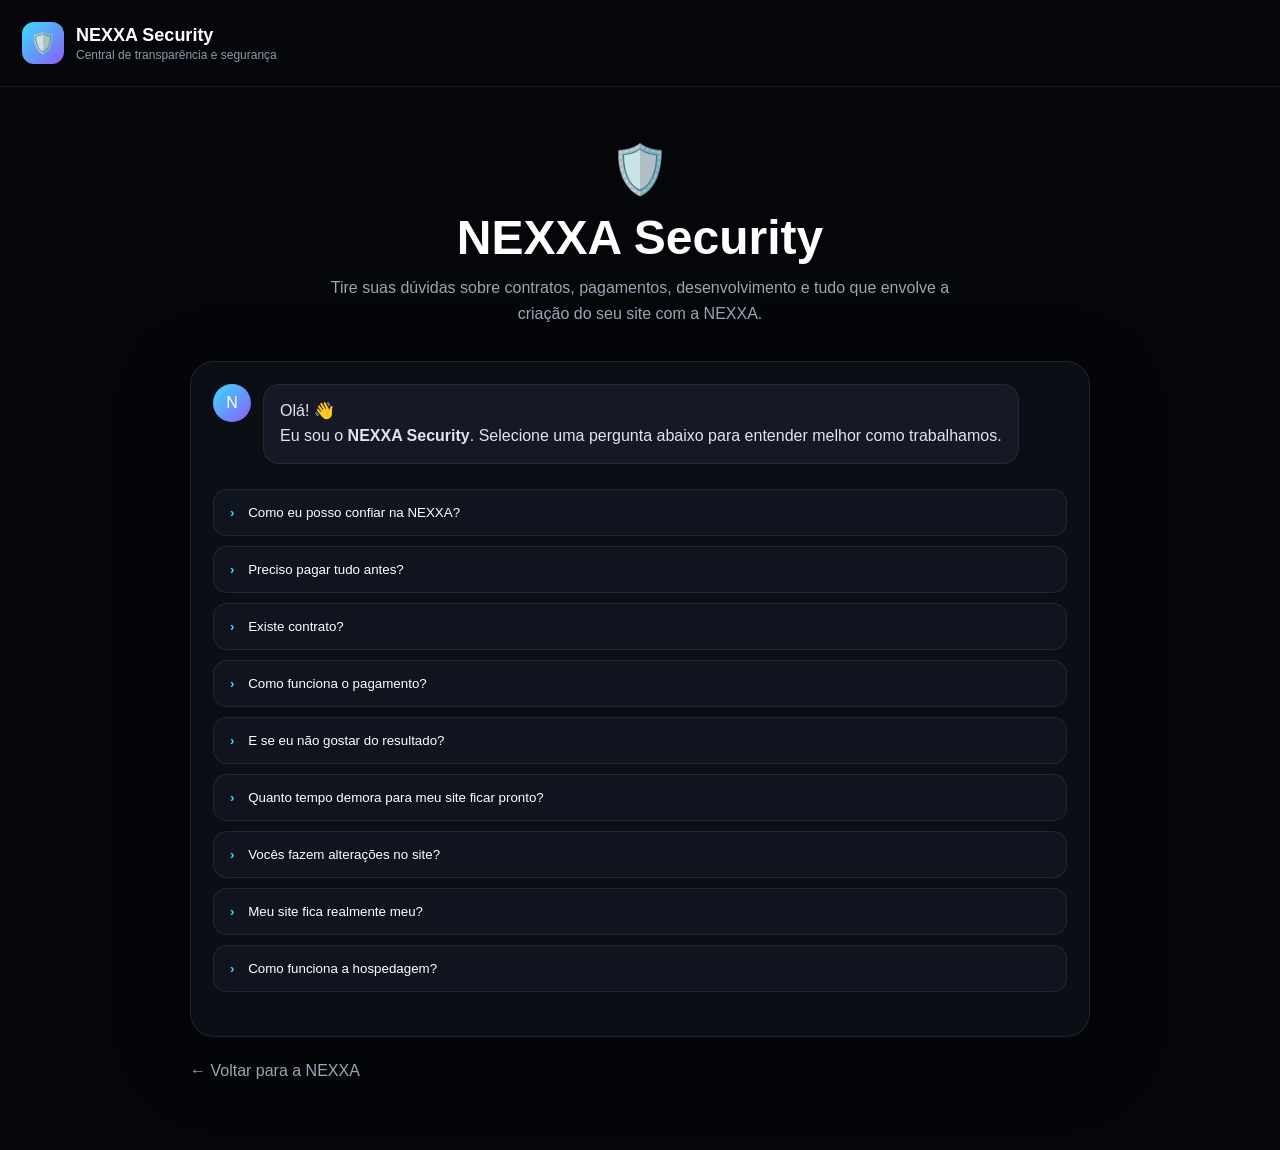
<file: security.html>
<!DOCTYPE html>
<html lang="pt-BR">
<head>
  <meta charset="UTF-8">
  <meta name="viewport" content="width=device-width, initial-scale=1.0">
  <title>NEXXA Security</title>

  <style>
    * {
      box-sizing: border-box;
    }

    body {
      margin: 0;
      font-family: Inter, Arial, sans-serif;
      background: #05060a;
      color: #fff;
      min-height: 100vh;
    }

    .security-header {
      padding: 22px;
      border-bottom: 1px solid rgba(255,255,255,.08);
      display: flex;
      align-items: center;
      gap: 12px;
    }

    .security-logo {
      width: 42px;
      height: 42px;
      border-radius: 12px;
      display: grid;
      place-items: center;
      background: linear-gradient(135deg,#39dcff,#8b5cf6);
      font-size: 21px;
    }

    .security-header strong {
      font-size: 18px;
    }

    .security-header span {
      display: block;
      color: #8d98aa;
      font-size: 12px;
      margin-top: 2px;
    }

    .security-container {
      width: min(900px, 92%);
      margin: 0 auto;
      padding: 55px 0 70px;
    }

    .intro {
      text-align: center;
      margin-bottom: 35px;
    }

    .intro .shield {
      font-size: 48px;
      margin-bottom: 12px;
    }

    .intro h1 {
      margin: 0 0 10px;
      font-size: clamp(30px, 6vw, 48px);
    }

    .intro p {
      margin: 0 auto;
      max-width: 620px;
      color: #9ba5b5;
      line-height: 1.6;
    }

    .chat {
      background: #0b0e15;
      border: 1px solid rgba(255,255,255,.09);
      border-radius: 24px;
      padding: 22px;
      box-shadow: 0 20px 70px rgba(0,0,0,.35);
    }

    .bot-message {
      display: flex;
      gap: 12px;
      margin-bottom: 25px;
    }

    .bot-icon {
      min-width: 38px;
      height: 38px;
      border-radius: 50%;
      display: grid;
      place-items: center;
      background: linear-gradient(135deg,#39dcff,#8b5cf6);
    }

    .message {
      background: #141925;
      border: 1px solid rgba(255,255,255,.07);
      border-radius: 16px;
      padding: 14px 16px;
      line-height: 1.55;
      color: #dfe5ef;
    }

    .questions {
      display: grid;
      gap: 10px;
    }

    .question {
      width: 100%;
      text-align: left;
      border: 1px solid rgba(255,255,255,.08);
      background: #10141e;
      color: #fff;
      padding: 15px 16px;
      border-radius: 14px;
      cursor: pointer;
      transition: .2s;
    }

    .question:hover {
      border-color: #39dcff;
      transform: translateY(-1px);
    }

    .question::before {
      content: "›";
      color: #39dcff;
      font-weight: bold;
      margin-right: 10px;
    }

    .conversation {
      margin-top: 22px;
      display: grid;
      gap: 14px;
    }

    .user-message {
      justify-self: end;
      max-width: 85%;
      background: linear-gradient(135deg,#146b91,#56359a);
      padding: 13px 16px;
      border-radius: 16px 16px 4px 16px;
      line-height: 1.5;
    }

    .answer {
      display: flex;
      gap: 10px;
      align-items: flex-start;
    }

    .answer .message {
      max-width: 85%;
    }

    .back {
      display: inline-block;
      margin-top: 25px;
      color: #9ba5b5;
      text-decoration: none;
    }

    .back:hover {
      color: #39dcff;
    }
  </style>
</head>

<body>

  <header class="security-header">
    <div class="security-logo">🛡️</div>

    <div>
      <strong>NEXXA Security</strong>
      <span>Central de transparência e segurança</span>
    </div>
  </header>

  <main class="security-container">

    <section class="intro">
      <div class="shield">🛡️</div>

      <h1>NEXXA Security</h1>

      <p>
        Tire suas dúvidas sobre contratos, pagamentos, desenvolvimento
        e tudo que envolve a criação do seu site com a NEXXA.
      </p>
    </section>

    <section class="chat">

      <div class="bot-message">
        <div class="bot-icon">N</div>

        <div class="message">
          Olá! 👋<br>
          Eu sou o <strong>NEXXA Security</strong>.
          Selecione uma pergunta abaixo para entender melhor
          como trabalhamos.
        </div>
      </div>

      <div class="questions">

        <button class="question" data-question="Como eu posso confiar na NEXXA?">
          Como eu posso confiar na NEXXA?
        </button>

        <button class="question" data-question="Preciso pagar tudo antes?">
          Preciso pagar tudo antes?
        </button>

        <button class="question" data-question="Existe contrato?">
          Existe contrato?
        </button>

        <button class="question" data-question="Como funciona o pagamento?">
          Como funciona o pagamento?
        </button>

        <button class="question" data-question="E se eu não gostar do resultado?">
          E se eu não gostar do resultado?
        </button>

        <button class="question" data-question="Quanto tempo demora para meu site ficar pronto?">
          Quanto tempo demora para meu site ficar pronto?
        </button>

        <button class="question" data-question="Vocês fazem alterações no site?">
          Vocês fazem alterações no site?
        </button>

        <button class="question" data-question="Meu site fica realmente meu?">
          Meu site fica realmente meu?
        </button>

        <button class="question" data-question="Como funciona a hospedagem?">
          Como funciona a hospedagem?
        </button>

      </div>

      <div id="conversation" class="conversation"></div>

    </section>

    <a href="index.html" class="back">← Voltar para a NEXXA</a>

  </main>

  <script>
    const answers = {

      "Como eu posso confiar na NEXXA?":
        "Você pode confiar porque trabalhamos com transparência em todas as etapas. O projeto é combinado com você, temos contrato e não pedimos o pagamento integral antes da conclusão do site.",

      "Preciso pagar tudo antes?":
        "Não. A proposta da NEXXA é trabalhar com um processo mais seguro para o cliente, evitando que você precise pagar todo o valor antes de o projeto ser concluído.",

      "Existe contrato?":
        "Sim. O contrato serve para deixar claro o que foi combinado, os valores, as etapas do projeto e as responsabilidades de cada lado.",

      "Como funciona o pagamento?":
        "O pagamento é combinado antes do início do projeto. A ideia é trabalhar com condições claras e seguras, sem exigir que o cliente pague todo o projeto antecipadamente.",

      "E se eu não gostar do resultado?":
        "Durante o desenvolvimento, você acompanha o projeto e pode solicitar os ajustes previstos no combinado. O objetivo é entregar um site alinhado ao que foi definido com você.",

      "Quanto tempo demora para meu site ficar pronto?":
        "O prazo depende do tamanho e da complexidade do projeto. Depois de entender o que você precisa, informamos uma estimativa de prazo antes de começar.",

      "Vocês fazem alterações no site?":
        "Sim. As alterações que fazem parte do projeto são combinadas previamente. Assim você sabe exatamente o que está incluído antes de começar.",

      "Meu site fica realmente meu?":
        "Sim. O projeto é desenvolvido para o seu negócio. Os detalhes sobre arquivos, domínio, hospedagem e eventuais serviços utilizados ficam definidos no contrato.",

      "Como funciona a hospedagem?":
        "A hospedagem é o serviço que mantém seu site disponível na internet. Podemos orientar você sobre a melhor opção para o projeto e deixar tudo definido antes da publicação."

    };

    const buttons = document.querySelectorAll(".question");
    const conversation = document.getElementById("conversation");

    buttons.forEach(button => {

      button.addEventListener("click", () => {

        const question = button.dataset.question;
        const answer = answers[question];

        const userMessage = document.createElement("div");
        userMessage.className = "user-message";
        userMessage.textContent = question;

        const answerBox = document.createElement("div");
        answerBox.className = "answer";

        answerBox.innerHTML = `
          <div class="bot-icon">N</div>
          <div class="message">${answer}</div>
        `;

        conversation.appendChild(userMessage);
        conversation.appendChild(answerBox);

        answerBox.scrollIntoView({
          behavior: "smooth",
          block: "center"
        });

      });

    });
  </script>

</body>
</html>
</file>
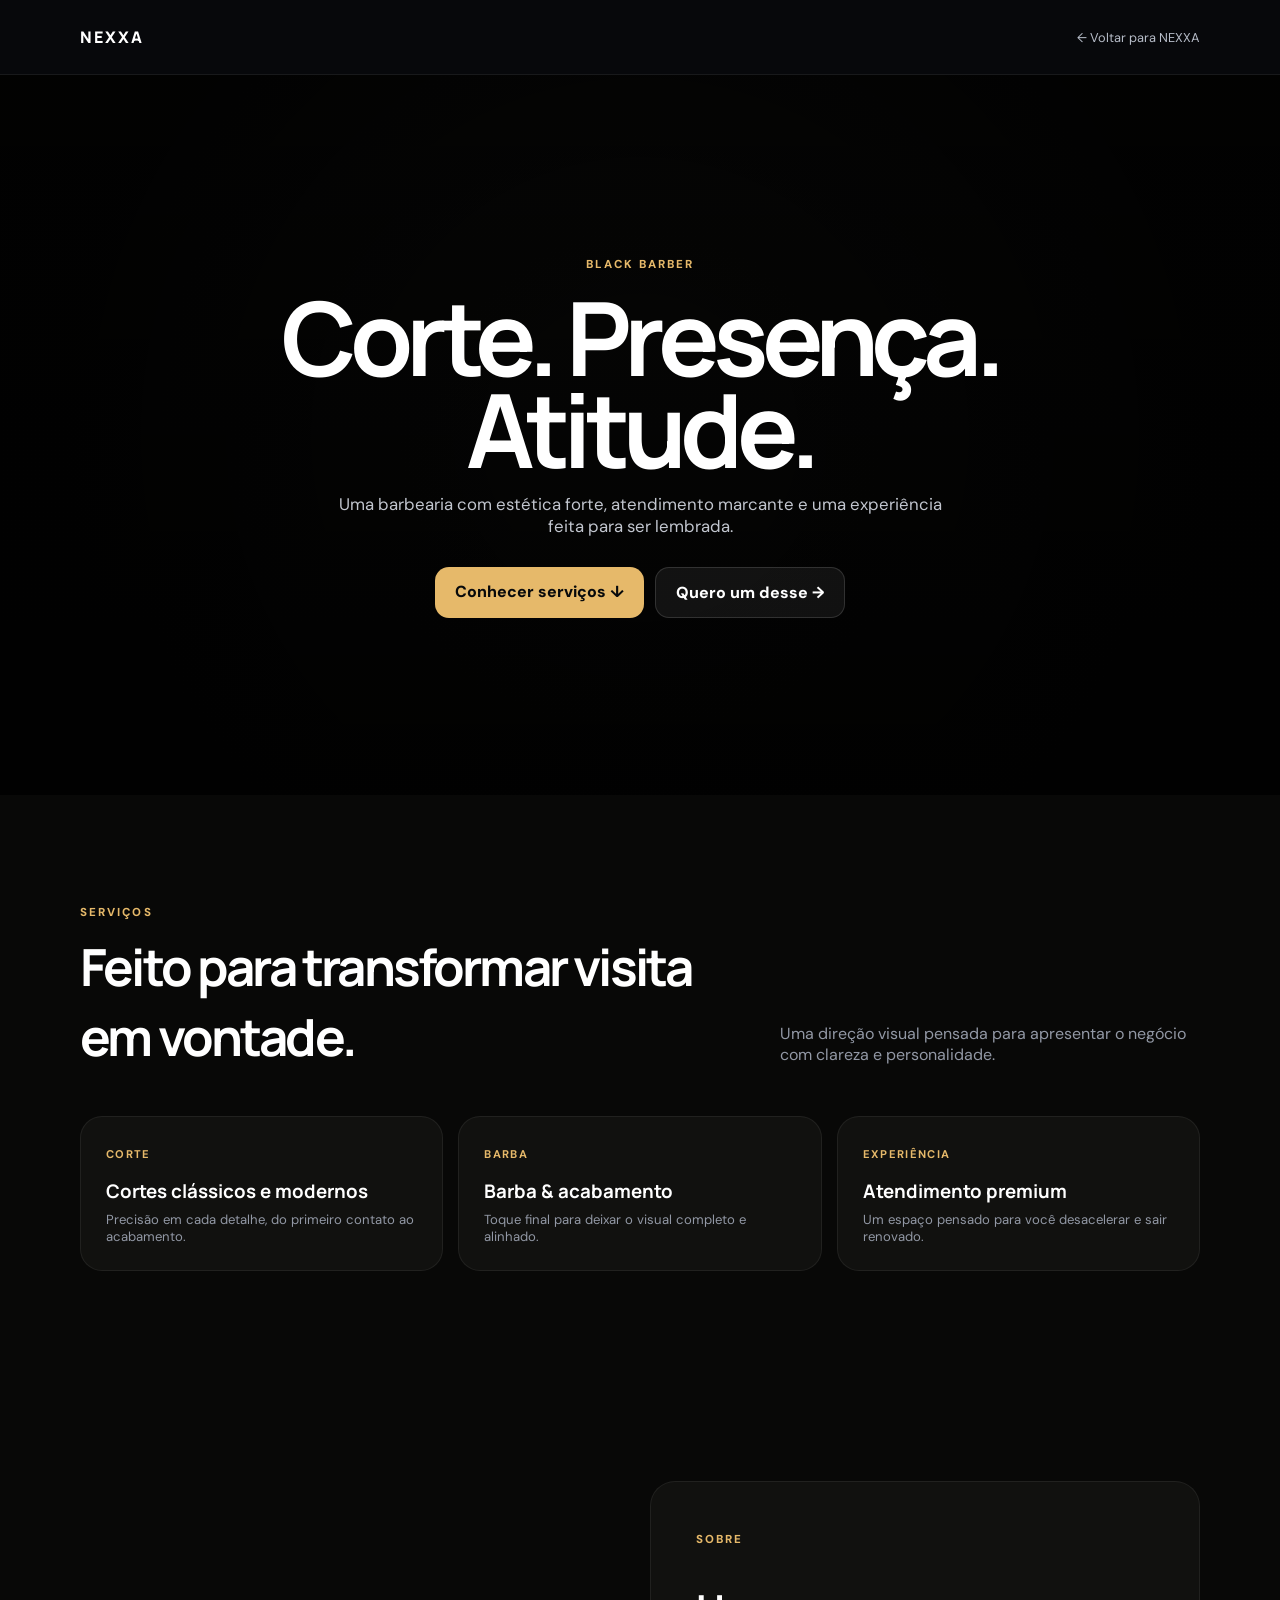
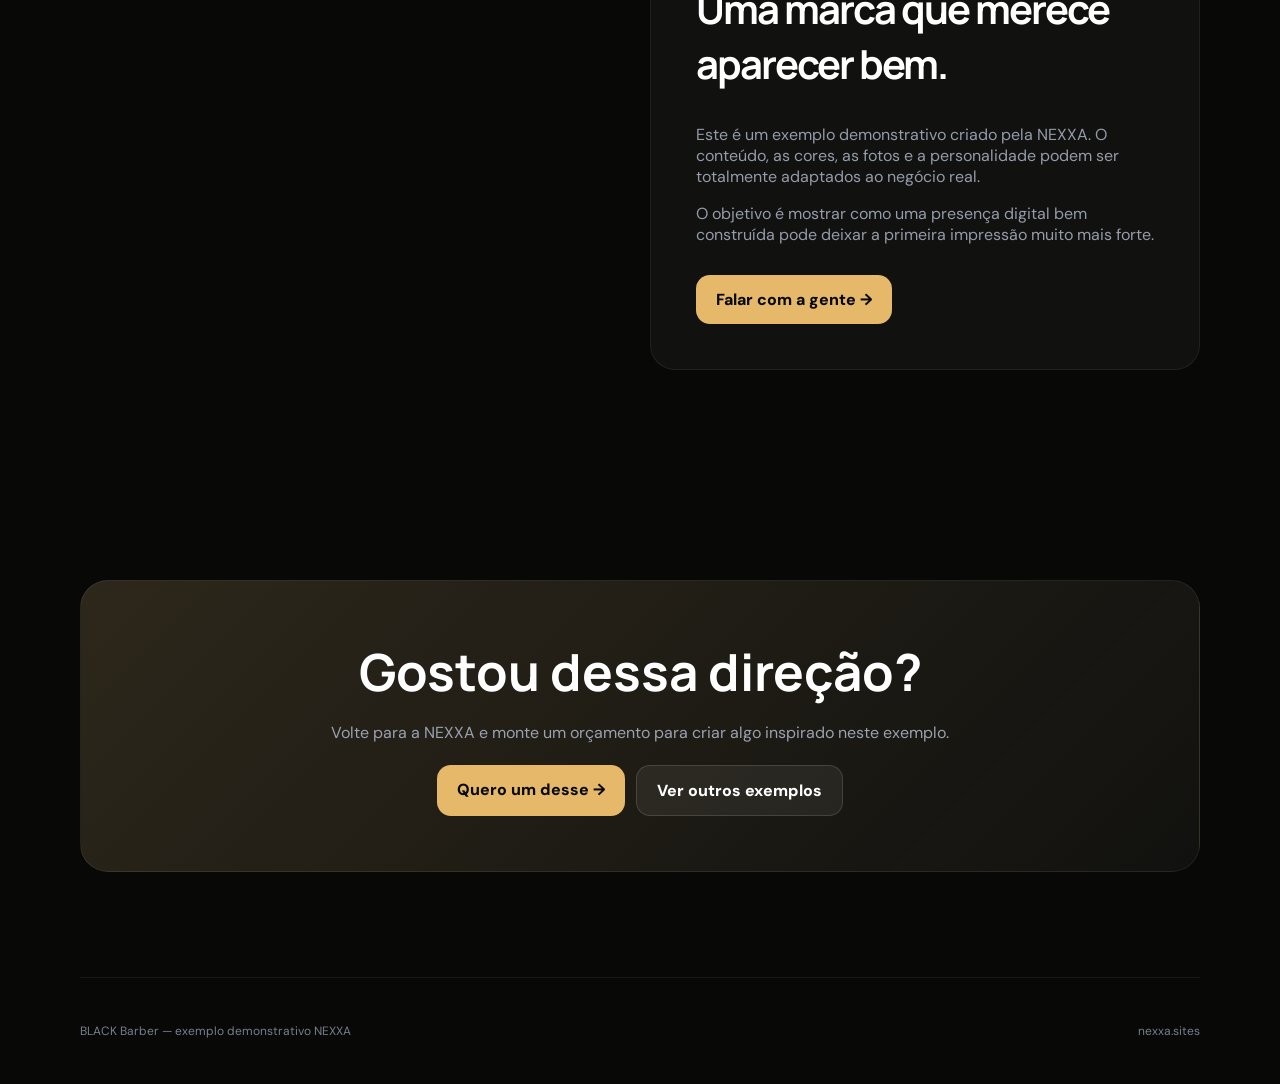
<file: exemplos/barbearia.html>
<!doctype html>
<html lang="pt-BR">
<head><meta charset="utf-8"><meta name="viewport" content="width=device-width,initial-scale=1"><title>BLACK Barber — Exemplo NEXXA</title>
<style>
@import url('https://fonts.googleapis.com/css2?family=DM+Sans:wght@400;500;600;700&family=Manrope:wght@700;800&display=swap');
*{box-sizing:border-box}html{scroll-behavior:smooth}body{margin:0;background:#080807;color:#fff;font-family:"DM Sans",Arial,sans-serif}a{text-decoration:none;color:inherit}.wrap{width:min(1120px,92%);margin:auto}
header{position:sticky;top:0;z-index:20;background:#08090dcc;backdrop-filter:blur(16px);border-bottom:1px solid #fff1}header .wrap{height:74px;display:flex;align-items:center;justify-content:space-between}.brand{font-family:Manrope;letter-spacing:.13em;font-weight:800}.back{color:#b7bdc9;font-size:.8rem}.back:hover{color:#fff}
.hero{min-height:720px;display:grid;place-items:center;text-align:center;position:relative;overflow:hidden;background:linear-gradient(180deg,#0004,#000b),url("https://images.unsplash.com/photo-1503951914875-452162b0f3f1?auto=format&fit=crop&w=1800&q=90") center/cover}.hero:after{content:"";position:absolute;inset:0;background:radial-gradient(circle at center,transparent 10%,#000b 78%)}.hero>*{position:relative;z-index:2}.tag{font-size:.72rem;letter-spacing:.18em;font-weight:800;color:#e6b96a}.hero h1{font-family:Manrope;font-size:clamp(3.2rem,8vw,7rem);line-height:.9;letter-spacing:-.065em;margin:18px auto;max-width:900px}.hero p{color:#c2c6cf;max-width:620px;margin:auto;font-size:1.05rem}.actions{display:flex;justify-content:center;gap:11px;flex-wrap:wrap;margin-top:30px}.btn{padding:14px 20px;border-radius:14px;font-weight:800;background:#e6b96a;color:#07090b}.btn.alt{background:#ffffff10;border:1px solid #fff2;color:#fff}
section{padding:105px 0}.head{display:flex;justify-content:space-between;gap:30px;align-items:end;margin-bottom:35px}.head h2{font-family:Manrope;font-size:clamp(2.1rem,4vw,3.5rem);letter-spacing:-.055em;margin:10px 0}.head p{color:#9298a5;max-width:420px}.grid{display:grid;grid-template-columns:repeat(3,1fr);gap:15px}.card{padding:25px;border-radius:22px;border:1px solid #fff1;background:#11110f}.card b{color:#e6b96a;font-size:.7rem;letter-spacing:.12em}.card h3{font-family:Manrope;margin:15px 0 7px}.card p{color:#9298a5;font-size:.82rem;margin:0}
.story{display:grid;grid-template-columns:1fr 1fr;gap:20px;align-items:stretch}.photo{min-height:420px;border-radius:25px;background:url("https://images.unsplash.com/photo-1521590832167-7bcbfaa6381f?auto=format&fit=crop&w=1200&q=85") center/cover}.story-copy{border-radius:25px;padding:45px;background:#11110f;border:1px solid #fff1}.story-copy h2{font-family:Manrope;font-size:2.5rem;letter-spacing:-.05em}.story-copy p{color:#949baa}
.cta{padding:55px;border-radius:28px;background:linear-gradient(135deg,#e6b96a22,transparent),#11110f;border:1px solid #fff1;text-align:center}.cta h2{font-family:Manrope;font-size:clamp(2rem,4vw,3.5rem);margin:0 0 12px}.cta p{color:#9aa1af}.cta .actions{margin-top:22px}
footer{padding:45px 0;border-top:1px solid #fff1;color:#777e8c;font-size:.75rem;display:flex;justify-content:space-between;gap:20px}
@media(max-width:750px){.hero{min-height:620px}.grid,.story{grid-template-columns:1fr}.photo{min-height:300px}.head{display:block}.hero h1{font-size:3.3rem}section{padding:75px 0}}
</style></head>
<body>
<header><div class="wrap"><a class="brand" href="../index.html">NEXXA</a><a class="back" href="../index.html#exemplos">← Voltar para NEXXA</a></div></header>
<main>
<section class="hero"><div><span class="tag">BLACK BARBER</span><h1>Corte. Presença. Atitude.</h1><p>Uma barbearia com estética forte, atendimento marcante e uma experiência feita para ser lembrada.</p><div class="actions"><a class="btn" href="#contato">Conhecer serviços ↓</a><a class="btn alt" href="../index.html#simulador">Quero um desse →</a></div></div></section>
<section><div class="wrap"><div class="head"><div><span class="tag">SERVIÇOS</span><h2>Feito para transformar visita em vontade.</h2></div><p>Uma direção visual pensada para apresentar o negócio com clareza e personalidade.</p></div><div class="grid"><article class="card"><b>CORTE</b><h3>Cortes clássicos e modernos</h3><p>Precisão em cada detalhe, do primeiro contato ao acabamento.</p></article><article class="card"><b>BARBA</b><h3>Barba & acabamento</h3><p>Toque final para deixar o visual completo e alinhado.</p></article><article class="card"><b>EXPERIÊNCIA</b><h3>Atendimento premium</h3><p>Um espaço pensado para você desacelerar e sair renovado.</p></article></div></div></section>
<section><div class="wrap"><div class="story"><div class="photo"></div><div class="story-copy"><span class="tag">SOBRE</span><h2>Uma marca que merece aparecer bem.</h2><p>Este é um exemplo demonstrativo criado pela NEXXA. O conteúdo, as cores, as fotos e a personalidade podem ser totalmente adaptados ao negócio real.</p><p>O objetivo é mostrar como uma presença digital bem construída pode deixar a primeira impressão muito mais forte.</p><div class="actions" style="justify-content:flex-start"><a class="btn" href="#contato">Falar com a gente →</a></div></div></div></div></section>
<section id="contato"><div class="wrap"><div class="cta"><h2>Gostou dessa direção?</h2><p>Volte para a NEXXA e monte um orçamento para criar algo inspirado neste exemplo.</p><div class="actions"><a class="btn" href="../index.html#simulador">Quero um desse →</a><a class="btn alt" href="../index.html#exemplos">Ver outros exemplos</a></div></div></div></section>
</main>
<footer class="wrap"><span>BLACK Barber — exemplo demonstrativo NEXXA</span><a href="../index.html">nexxa.sites</a></footer>
</body></html>
</file>
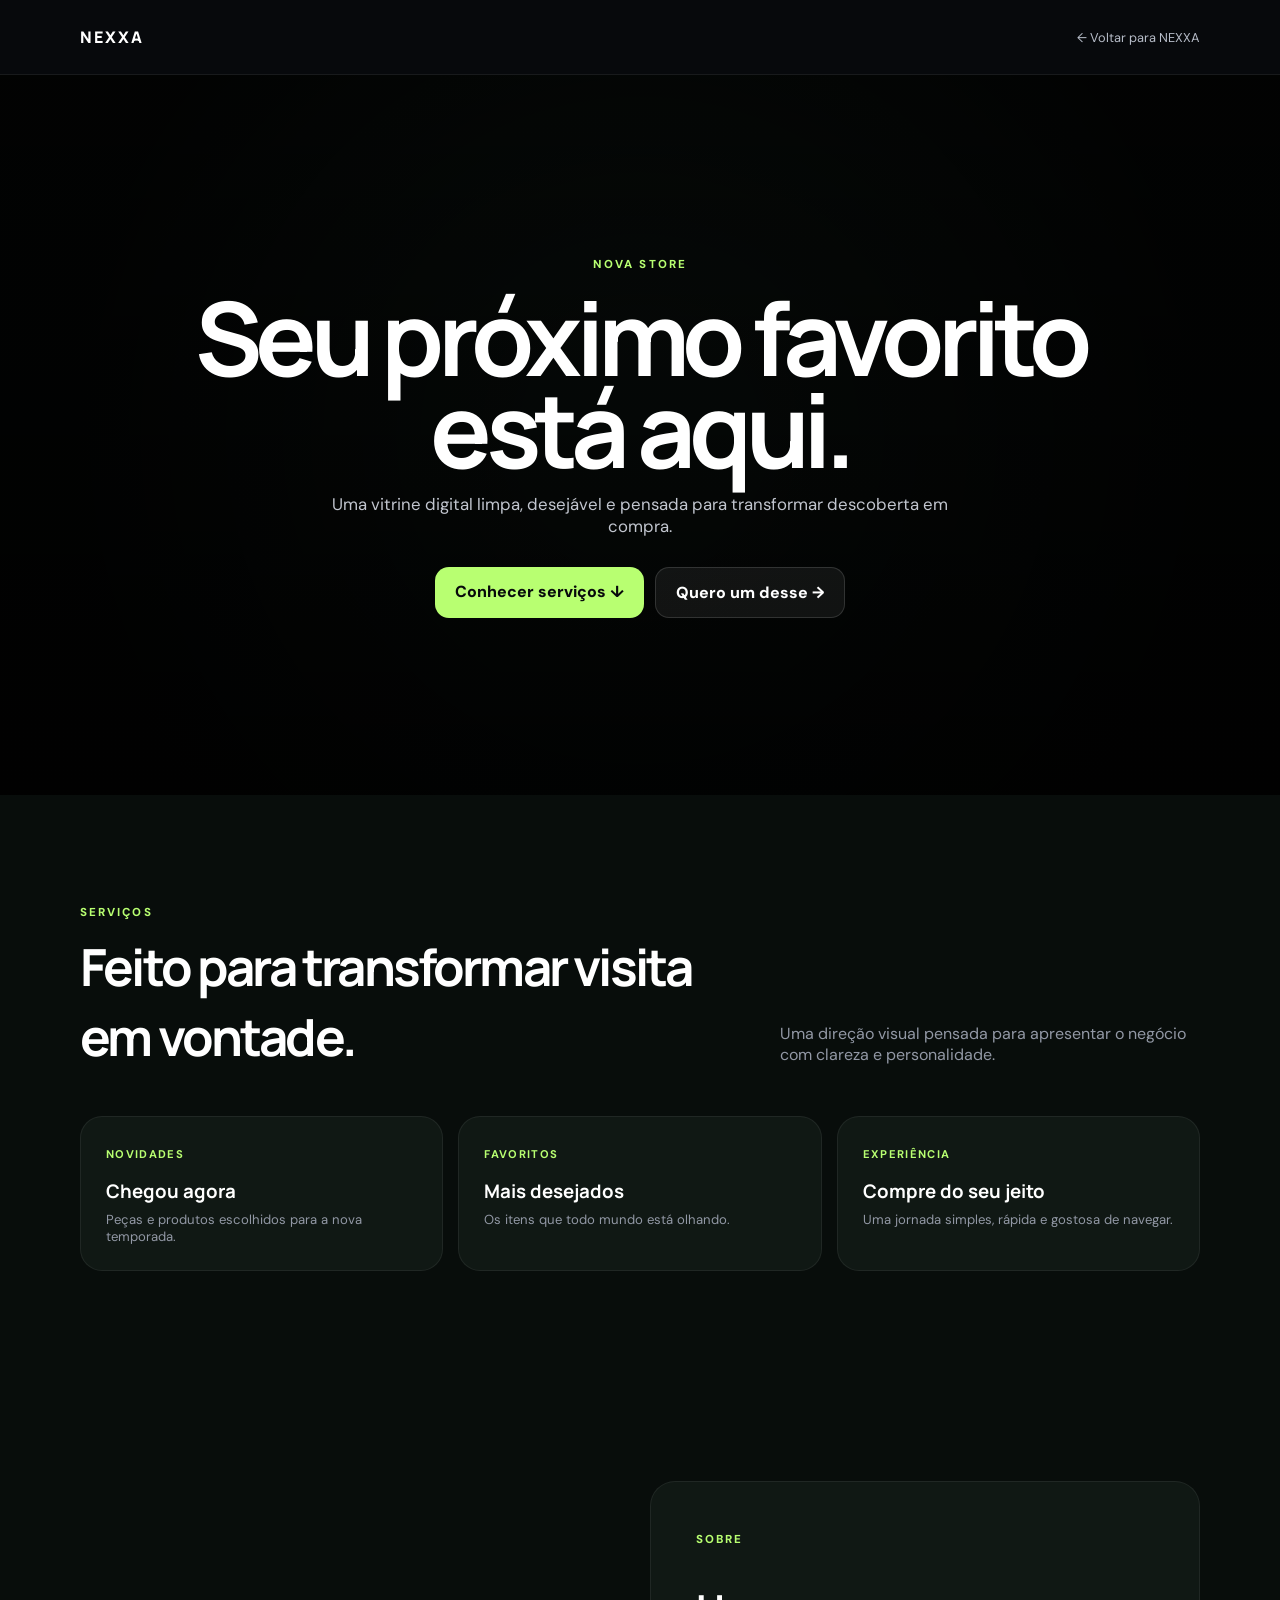
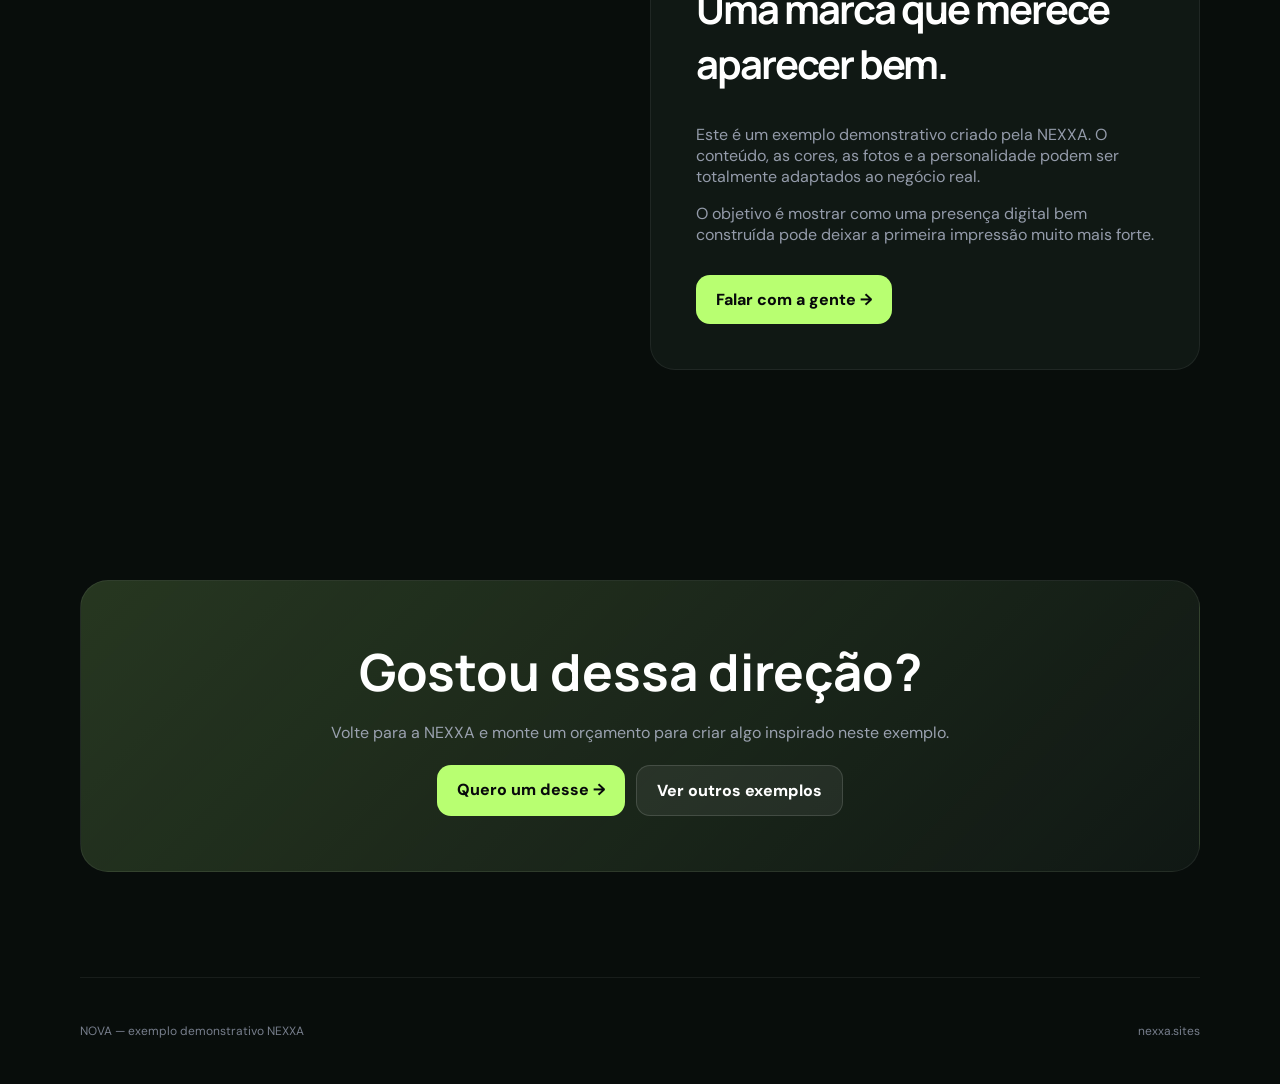
<file: exemplos/loja.html>
<!doctype html>
<html lang="pt-BR">
<head><meta charset="utf-8"><meta name="viewport" content="width=device-width,initial-scale=1"><title>NOVA — Exemplo NEXXA</title>
<style>
@import url('https://fonts.googleapis.com/css2?family=DM+Sans:wght@400;500;600;700&family=Manrope:wght@700;800&display=swap');
*{box-sizing:border-box}html{scroll-behavior:smooth}body{margin:0;background:#080d0b;color:#fff;font-family:"DM Sans",Arial,sans-serif}a{text-decoration:none;color:inherit}.wrap{width:min(1120px,92%);margin:auto}
header{position:sticky;top:0;z-index:20;background:#08090dcc;backdrop-filter:blur(16px);border-bottom:1px solid #fff1}header .wrap{height:74px;display:flex;align-items:center;justify-content:space-between}.brand{font-family:Manrope;letter-spacing:.13em;font-weight:800}.back{color:#b7bdc9;font-size:.8rem}.back:hover{color:#fff}
.hero{min-height:720px;display:grid;place-items:center;text-align:center;position:relative;overflow:hidden;background:linear-gradient(180deg,#0004,#000b),url("https://images.unsplash.com/photo-1441986300917-64674bd600d8?auto=format&fit=crop&w=1800&q=90") center/cover}.hero:after{content:"";position:absolute;inset:0;background:radial-gradient(circle at center,transparent 10%,#000b 78%)}.hero>*{position:relative;z-index:2}.tag{font-size:.72rem;letter-spacing:.18em;font-weight:800;color:#b8ff71}.hero h1{font-family:Manrope;font-size:clamp(3.2rem,8vw,7rem);line-height:.9;letter-spacing:-.065em;margin:18px auto;max-width:900px}.hero p{color:#c2c6cf;max-width:620px;margin:auto;font-size:1.05rem}.actions{display:flex;justify-content:center;gap:11px;flex-wrap:wrap;margin-top:30px}.btn{padding:14px 20px;border-radius:14px;font-weight:800;background:#b8ff71;color:#07090b}.btn.alt{background:#ffffff10;border:1px solid #fff2;color:#fff}
section{padding:105px 0}.head{display:flex;justify-content:space-between;gap:30px;align-items:end;margin-bottom:35px}.head h2{font-family:Manrope;font-size:clamp(2.1rem,4vw,3.5rem);letter-spacing:-.055em;margin:10px 0}.head p{color:#9298a5;max-width:420px}.grid{display:grid;grid-template-columns:repeat(3,1fr);gap:15px}.card{padding:25px;border-radius:22px;border:1px solid #fff1;background:#101814}.card b{color:#b8ff71;font-size:.7rem;letter-spacing:.12em}.card h3{font-family:Manrope;margin:15px 0 7px}.card p{color:#9298a5;font-size:.82rem;margin:0}
.story{display:grid;grid-template-columns:1fr 1fr;gap:20px;align-items:stretch}.photo{min-height:420px;border-radius:25px;background:url("https://images.unsplash.com/photo-1441984904996-e0b6ba687e04?auto=format&fit=crop&w=1200&q=85") center/cover}.story-copy{border-radius:25px;padding:45px;background:#101814;border:1px solid #fff1}.story-copy h2{font-family:Manrope;font-size:2.5rem;letter-spacing:-.05em}.story-copy p{color:#949baa}
.cta{padding:55px;border-radius:28px;background:linear-gradient(135deg,#b8ff7122,transparent),#101814;border:1px solid #fff1;text-align:center}.cta h2{font-family:Manrope;font-size:clamp(2rem,4vw,3.5rem);margin:0 0 12px}.cta p{color:#9aa1af}.cta .actions{margin-top:22px}
footer{padding:45px 0;border-top:1px solid #fff1;color:#777e8c;font-size:.75rem;display:flex;justify-content:space-between;gap:20px}
@media(max-width:750px){.hero{min-height:620px}.grid,.story{grid-template-columns:1fr}.photo{min-height:300px}.head{display:block}.hero h1{font-size:3.3rem}section{padding:75px 0}}
</style></head>
<body>
<header><div class="wrap"><a class="brand" href="../index.html">NEXXA</a><a class="back" href="../index.html#exemplos">← Voltar para NEXXA</a></div></header>
<main>
<section class="hero"><div><span class="tag">NOVA STORE</span><h1>Seu próximo favorito está aqui.</h1><p>Uma vitrine digital limpa, desejável e pensada para transformar descoberta em compra.</p><div class="actions"><a class="btn" href="#contato">Conhecer serviços ↓</a><a class="btn alt" href="../index.html#simulador">Quero um desse →</a></div></div></section>
<section><div class="wrap"><div class="head"><div><span class="tag">SERVIÇOS</span><h2>Feito para transformar visita em vontade.</h2></div><p>Uma direção visual pensada para apresentar o negócio com clareza e personalidade.</p></div><div class="grid"><article class="card"><b>NOVIDADES</b><h3>Chegou agora</h3><p>Peças e produtos escolhidos para a nova temporada.</p></article><article class="card"><b>FAVORITOS</b><h3>Mais desejados</h3><p>Os itens que todo mundo está olhando.</p></article><article class="card"><b>EXPERIÊNCIA</b><h3>Compre do seu jeito</h3><p>Uma jornada simples, rápida e gostosa de navegar.</p></article></div></div></section>
<section><div class="wrap"><div class="story"><div class="photo"></div><div class="story-copy"><span class="tag">SOBRE</span><h2>Uma marca que merece aparecer bem.</h2><p>Este é um exemplo demonstrativo criado pela NEXXA. O conteúdo, as cores, as fotos e a personalidade podem ser totalmente adaptados ao negócio real.</p><p>O objetivo é mostrar como uma presença digital bem construída pode deixar a primeira impressão muito mais forte.</p><div class="actions" style="justify-content:flex-start"><a class="btn" href="#contato">Falar com a gente →</a></div></div></div></div></section>
<section id="contato"><div class="wrap"><div class="cta"><h2>Gostou dessa direção?</h2><p>Volte para a NEXXA e monte um orçamento para criar algo inspirado neste exemplo.</p><div class="actions"><a class="btn" href="../index.html#simulador">Quero um desse →</a><a class="btn alt" href="../index.html#exemplos">Ver outros exemplos</a></div></div></div></section>
</main>
<footer class="wrap"><span>NOVA — exemplo demonstrativo NEXXA</span><a href="../index.html">nexxa.sites</a></footer>
</body></html>
</file>
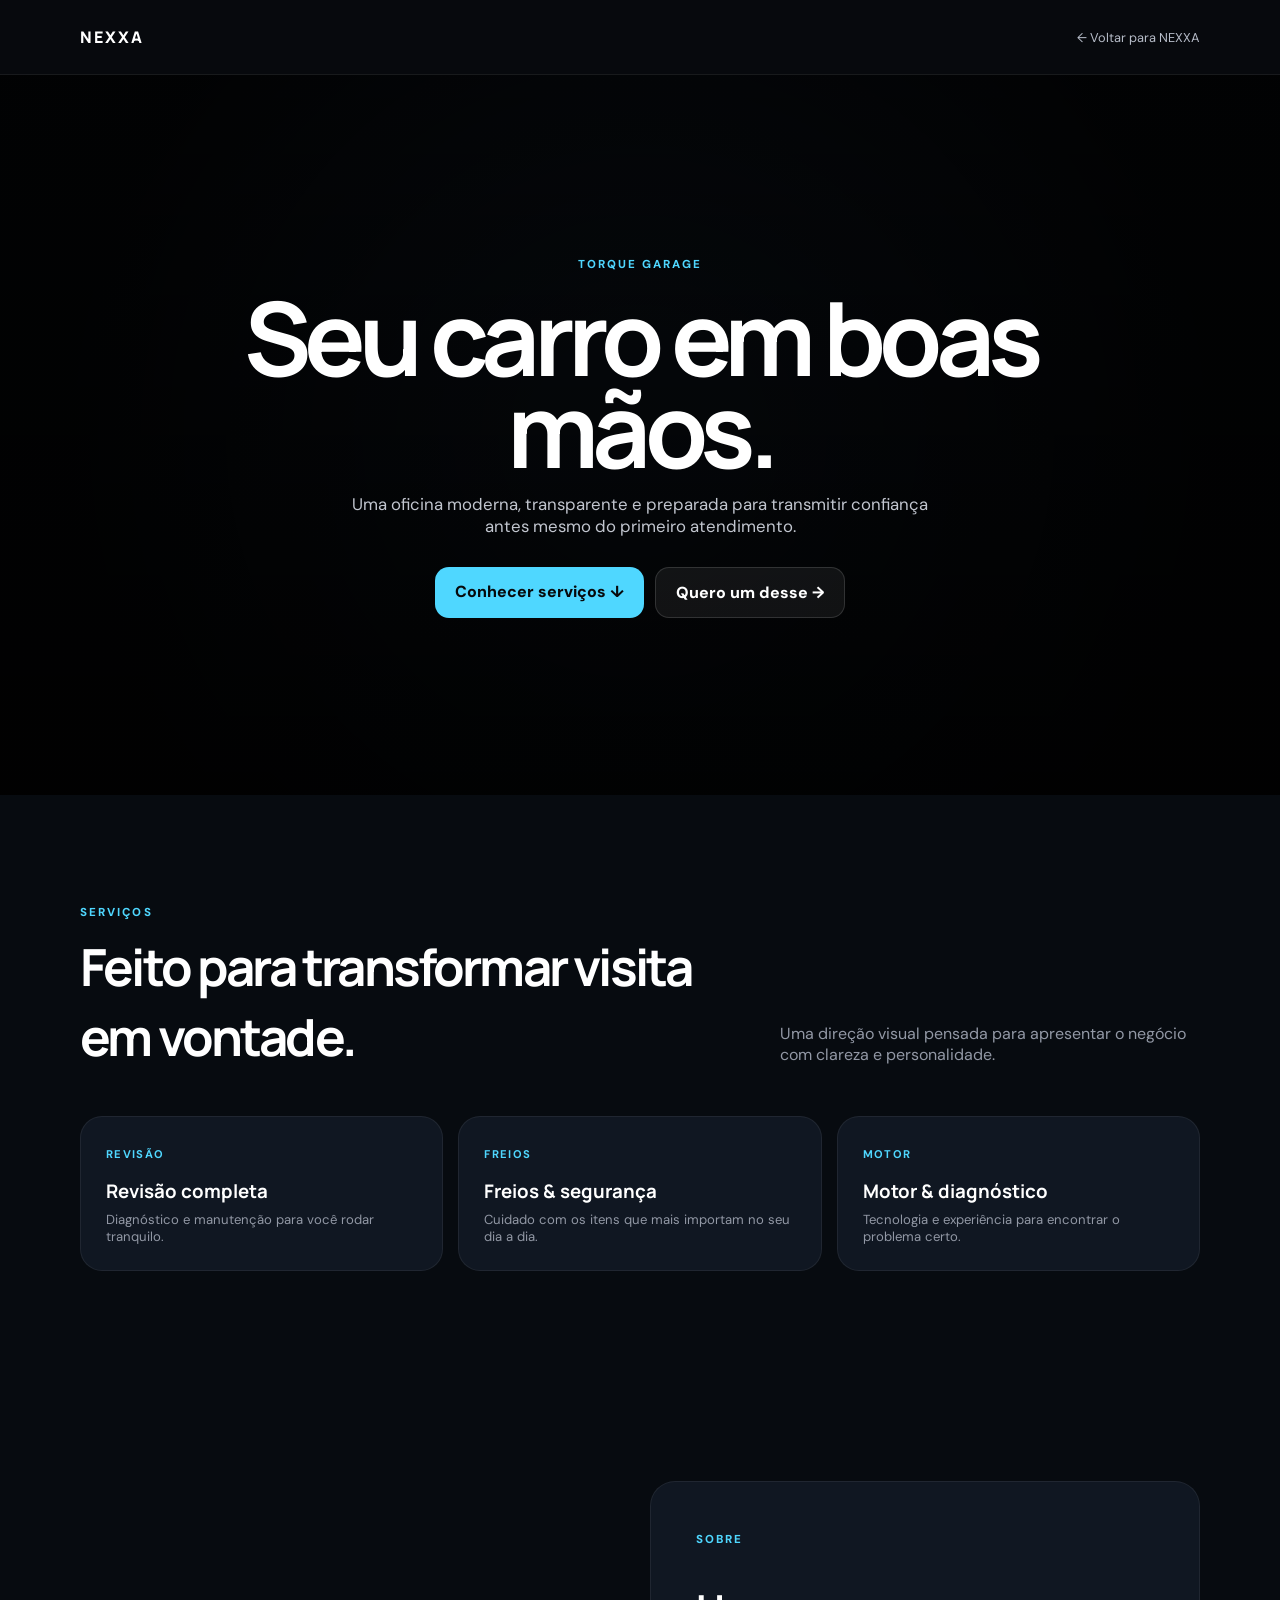
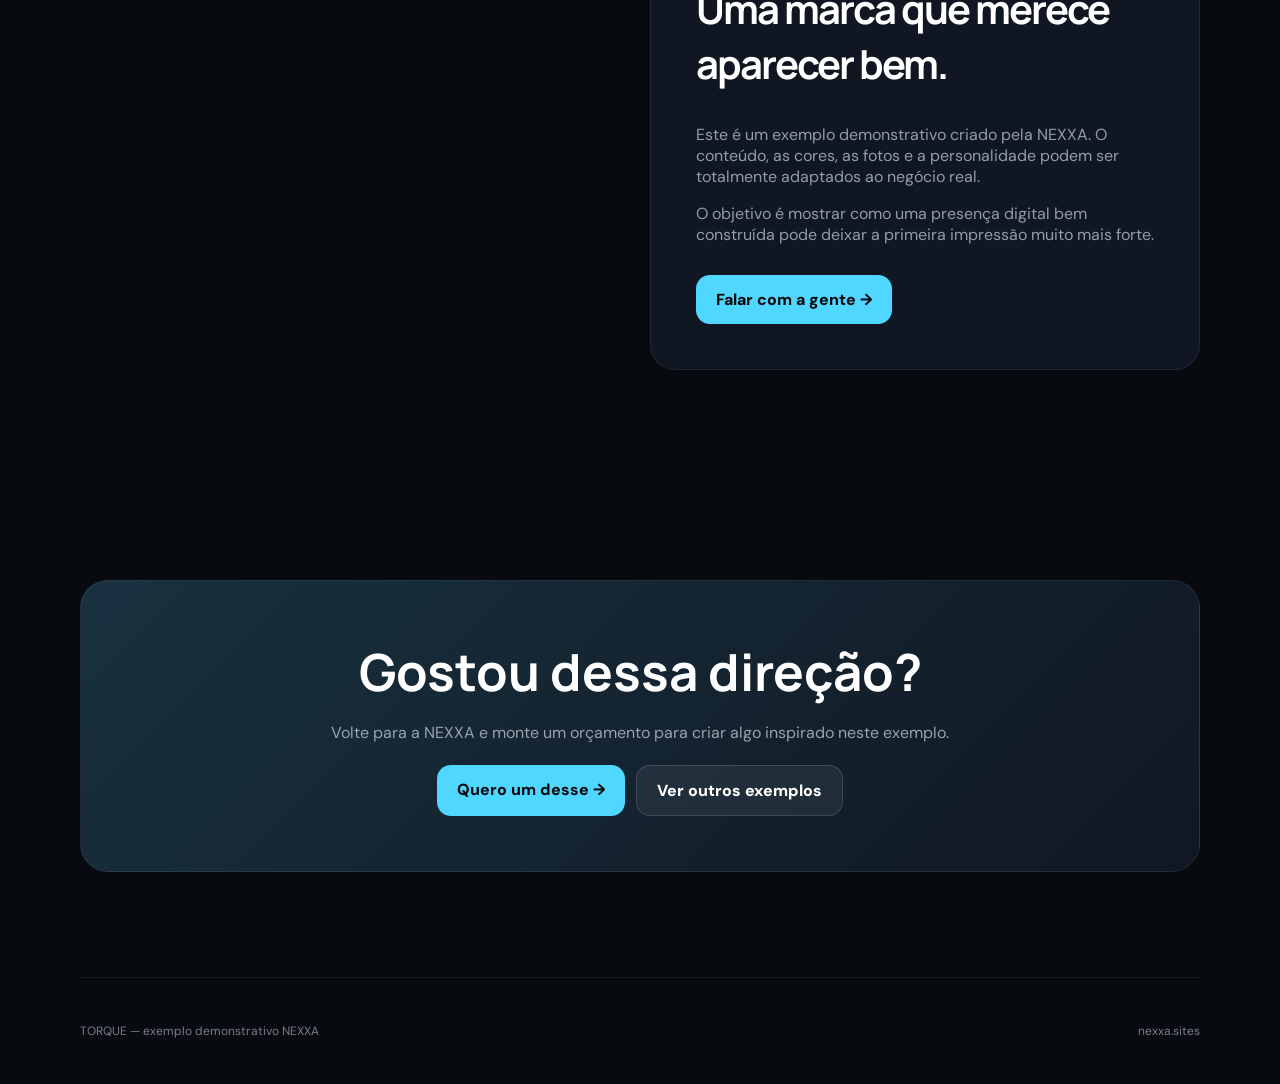
<file: exemplos/oficina.html>
<!doctype html>
<html lang="pt-BR">
<head><meta charset="utf-8"><meta name="viewport" content="width=device-width,initial-scale=1"><title>TORQUE — Exemplo NEXXA</title>
<style>
@import url('https://fonts.googleapis.com/css2?family=DM+Sans:wght@400;500;600;700&family=Manrope:wght@700;800&display=swap');
*{box-sizing:border-box}html{scroll-behavior:smooth}body{margin:0;background:#070b10;color:#fff;font-family:"DM Sans",Arial,sans-serif}a{text-decoration:none;color:inherit}.wrap{width:min(1120px,92%);margin:auto}
header{position:sticky;top:0;z-index:20;background:#08090dcc;backdrop-filter:blur(16px);border-bottom:1px solid #fff1}header .wrap{height:74px;display:flex;align-items:center;justify-content:space-between}.brand{font-family:Manrope;letter-spacing:.13em;font-weight:800}.back{color:#b7bdc9;font-size:.8rem}.back:hover{color:#fff}
.hero{min-height:720px;display:grid;place-items:center;text-align:center;position:relative;overflow:hidden;background:linear-gradient(180deg,#0004,#000b),url("https://images.unsplash.com/photo-1487754180451-c456f719a1fc?auto=format&fit=crop&w=1800&q=90") center/cover}.hero:after{content:"";position:absolute;inset:0;background:radial-gradient(circle at center,transparent 10%,#000b 78%)}.hero>*{position:relative;z-index:2}.tag{font-size:.72rem;letter-spacing:.18em;font-weight:800;color:#4fd7ff}.hero h1{font-family:Manrope;font-size:clamp(3.2rem,8vw,7rem);line-height:.9;letter-spacing:-.065em;margin:18px auto;max-width:900px}.hero p{color:#c2c6cf;max-width:620px;margin:auto;font-size:1.05rem}.actions{display:flex;justify-content:center;gap:11px;flex-wrap:wrap;margin-top:30px}.btn{padding:14px 20px;border-radius:14px;font-weight:800;background:#4fd7ff;color:#07090b}.btn.alt{background:#ffffff10;border:1px solid #fff2;color:#fff}
section{padding:105px 0}.head{display:flex;justify-content:space-between;gap:30px;align-items:end;margin-bottom:35px}.head h2{font-family:Manrope;font-size:clamp(2.1rem,4vw,3.5rem);letter-spacing:-.055em;margin:10px 0}.head p{color:#9298a5;max-width:420px}.grid{display:grid;grid-template-columns:repeat(3,1fr);gap:15px}.card{padding:25px;border-radius:22px;border:1px solid #fff1;background:#101722}.card b{color:#4fd7ff;font-size:.7rem;letter-spacing:.12em}.card h3{font-family:Manrope;margin:15px 0 7px}.card p{color:#9298a5;font-size:.82rem;margin:0}
.story{display:grid;grid-template-columns:1fr 1fr;gap:20px;align-items:stretch}.photo{min-height:420px;border-radius:25px;background:url("https://images.unsplash.com/photo-1486006920555-c77dcf18193c?auto=format&fit=crop&w=1200&q=85") center/cover}.story-copy{border-radius:25px;padding:45px;background:#101722;border:1px solid #fff1}.story-copy h2{font-family:Manrope;font-size:2.5rem;letter-spacing:-.05em}.story-copy p{color:#949baa}
.cta{padding:55px;border-radius:28px;background:linear-gradient(135deg,#4fd7ff22,transparent),#101722;border:1px solid #fff1;text-align:center}.cta h2{font-family:Manrope;font-size:clamp(2rem,4vw,3.5rem);margin:0 0 12px}.cta p{color:#9aa1af}.cta .actions{margin-top:22px}
footer{padding:45px 0;border-top:1px solid #fff1;color:#777e8c;font-size:.75rem;display:flex;justify-content:space-between;gap:20px}
@media(max-width:750px){.hero{min-height:620px}.grid,.story{grid-template-columns:1fr}.photo{min-height:300px}.head{display:block}.hero h1{font-size:3.3rem}section{padding:75px 0}}
</style></head>
<body>
<header><div class="wrap"><a class="brand" href="../index.html">NEXXA</a><a class="back" href="../index.html#exemplos">← Voltar para NEXXA</a></div></header>
<main>
<section class="hero"><div><span class="tag">TORQUE GARAGE</span><h1>Seu carro em boas mãos.</h1><p>Uma oficina moderna, transparente e preparada para transmitir confiança antes mesmo do primeiro atendimento.</p><div class="actions"><a class="btn" href="#contato">Conhecer serviços ↓</a><a class="btn alt" href="../index.html#simulador">Quero um desse →</a></div></div></section>
<section><div class="wrap"><div class="head"><div><span class="tag">SERVIÇOS</span><h2>Feito para transformar visita em vontade.</h2></div><p>Uma direção visual pensada para apresentar o negócio com clareza e personalidade.</p></div><div class="grid"><article class="card"><b>REVISÃO</b><h3>Revisão completa</h3><p>Diagnóstico e manutenção para você rodar tranquilo.</p></article><article class="card"><b>FREIOS</b><h3>Freios & segurança</h3><p>Cuidado com os itens que mais importam no seu dia a dia.</p></article><article class="card"><b>MOTOR</b><h3>Motor & diagnóstico</h3><p>Tecnologia e experiência para encontrar o problema certo.</p></article></div></div></section>
<section><div class="wrap"><div class="story"><div class="photo"></div><div class="story-copy"><span class="tag">SOBRE</span><h2>Uma marca que merece aparecer bem.</h2><p>Este é um exemplo demonstrativo criado pela NEXXA. O conteúdo, as cores, as fotos e a personalidade podem ser totalmente adaptados ao negócio real.</p><p>O objetivo é mostrar como uma presença digital bem construída pode deixar a primeira impressão muito mais forte.</p><div class="actions" style="justify-content:flex-start"><a class="btn" href="#contato">Falar com a gente →</a></div></div></div></div></section>
<section id="contato"><div class="wrap"><div class="cta"><h2>Gostou dessa direção?</h2><p>Volte para a NEXXA e monte um orçamento para criar algo inspirado neste exemplo.</p><div class="actions"><a class="btn" href="../index.html#simulador">Quero um desse →</a><a class="btn alt" href="../index.html#exemplos">Ver outros exemplos</a></div></div></div></section>
</main>
<footer class="wrap"><span>TORQUE — exemplo demonstrativo NEXXA</span><a href="../index.html">nexxa.sites</a></footer>
</body></html>
</file>
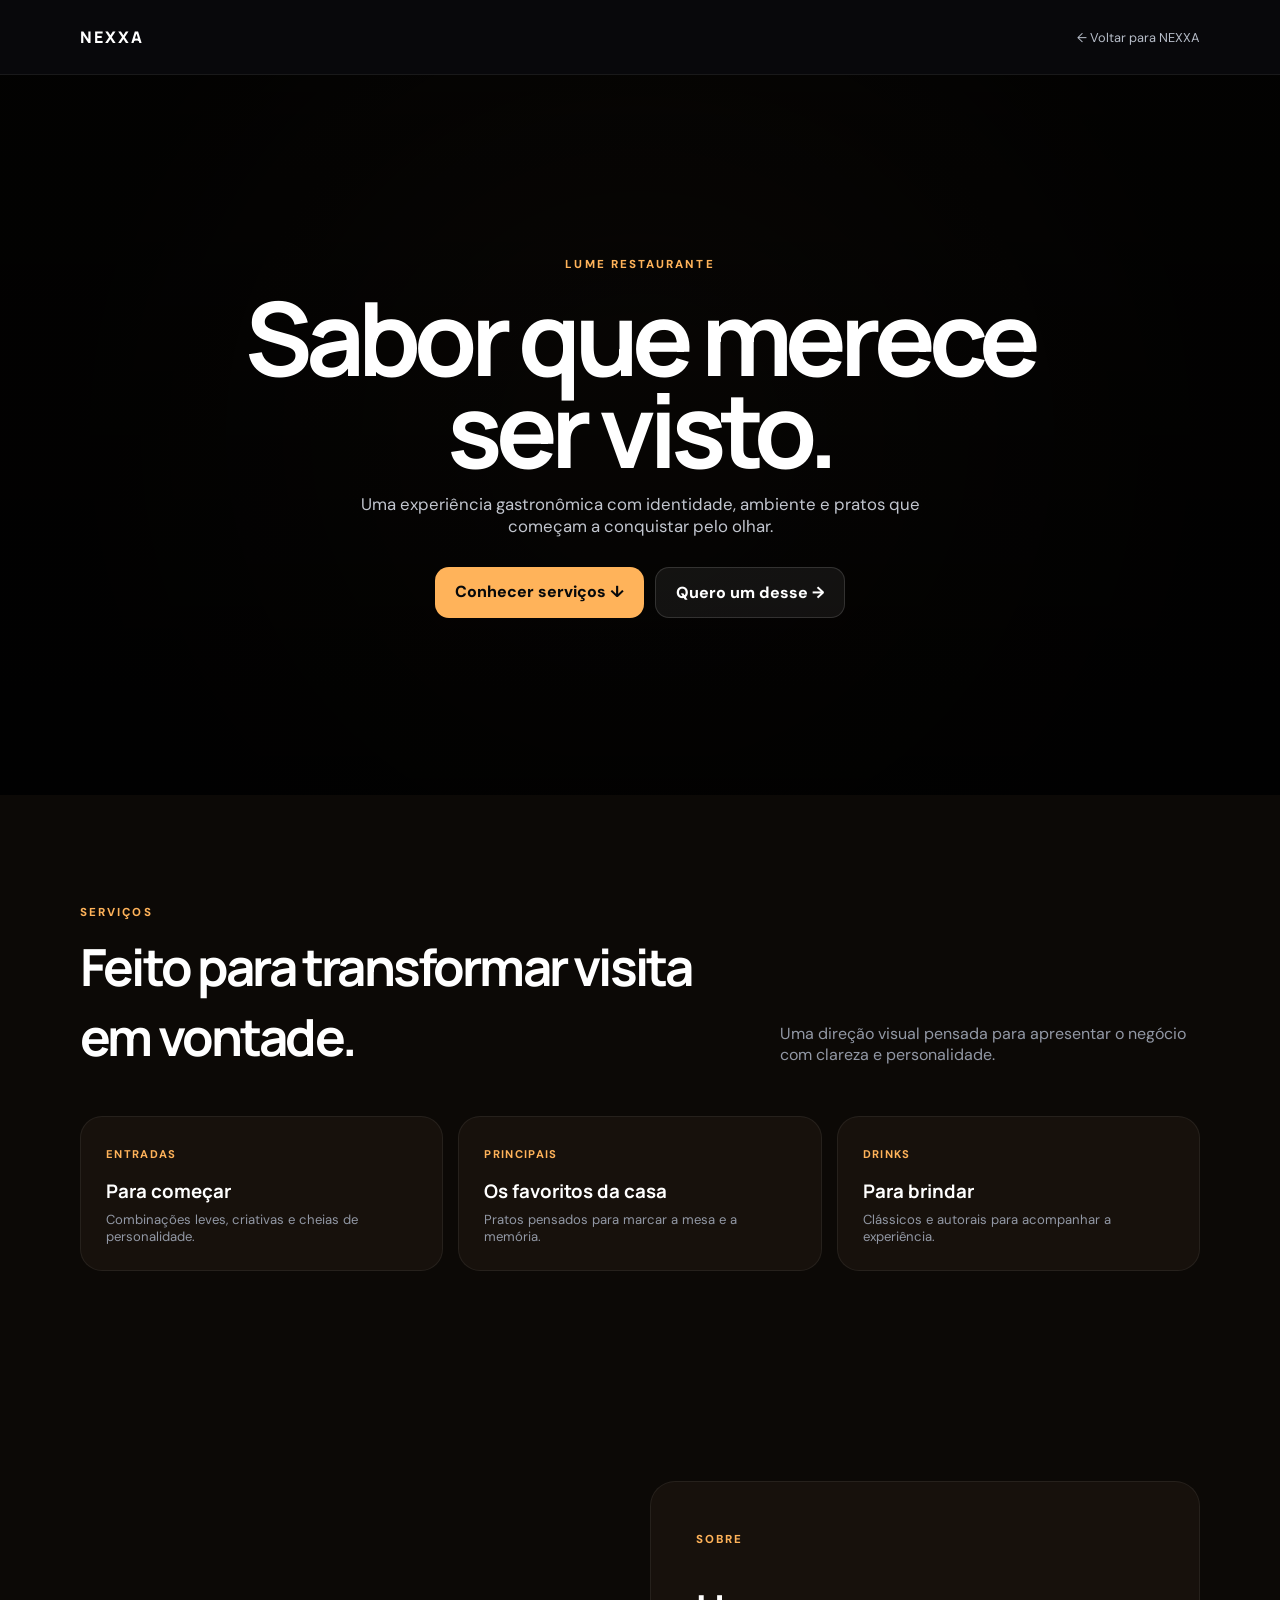
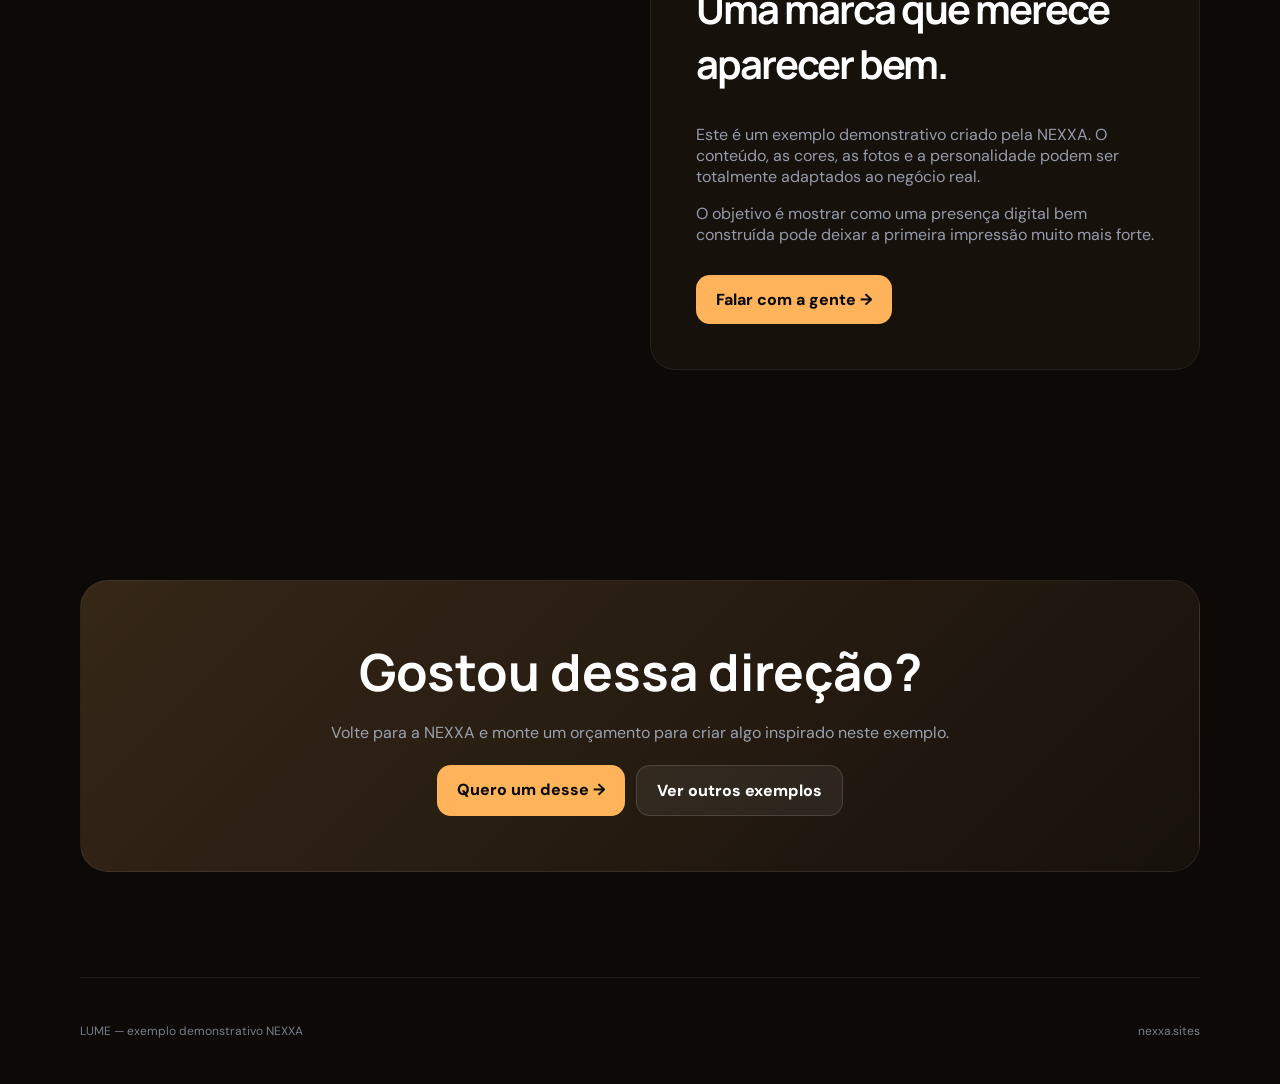
<file: exemplos/restaurante.html>
<!doctype html>
<html lang="pt-BR">
<head><meta charset="utf-8"><meta name="viewport" content="width=device-width,initial-scale=1"><title>LUME — Exemplo NEXXA</title>
<style>
@import url('https://fonts.googleapis.com/css2?family=DM+Sans:wght@400;500;600;700&family=Manrope:wght@700;800&display=swap');
*{box-sizing:border-box}html{scroll-behavior:smooth}body{margin:0;background:#0c0906;color:#fff;font-family:"DM Sans",Arial,sans-serif}a{text-decoration:none;color:inherit}.wrap{width:min(1120px,92%);margin:auto}
header{position:sticky;top:0;z-index:20;background:#08090dcc;backdrop-filter:blur(16px);border-bottom:1px solid #fff1}header .wrap{height:74px;display:flex;align-items:center;justify-content:space-between}.brand{font-family:Manrope;letter-spacing:.13em;font-weight:800}.back{color:#b7bdc9;font-size:.8rem}.back:hover{color:#fff}
.hero{min-height:720px;display:grid;place-items:center;text-align:center;position:relative;overflow:hidden;background:linear-gradient(180deg,#0004,#000b),url("https://images.unsplash.com/photo-1517248135467-4c7edcad34c4?auto=format&fit=crop&w=1800&q=90") center/cover}.hero:after{content:"";position:absolute;inset:0;background:radial-gradient(circle at center,transparent 10%,#000b 78%)}.hero>*{position:relative;z-index:2}.tag{font-size:.72rem;letter-spacing:.18em;font-weight:800;color:#ffb35a}.hero h1{font-family:Manrope;font-size:clamp(3.2rem,8vw,7rem);line-height:.9;letter-spacing:-.065em;margin:18px auto;max-width:900px}.hero p{color:#c2c6cf;max-width:620px;margin:auto;font-size:1.05rem}.actions{display:flex;justify-content:center;gap:11px;flex-wrap:wrap;margin-top:30px}.btn{padding:14px 20px;border-radius:14px;font-weight:800;background:#ffb35a;color:#07090b}.btn.alt{background:#ffffff10;border:1px solid #fff2;color:#fff}
section{padding:105px 0}.head{display:flex;justify-content:space-between;gap:30px;align-items:end;margin-bottom:35px}.head h2{font-family:Manrope;font-size:clamp(2.1rem,4vw,3.5rem);letter-spacing:-.055em;margin:10px 0}.head p{color:#9298a5;max-width:420px}.grid{display:grid;grid-template-columns:repeat(3,1fr);gap:15px}.card{padding:25px;border-radius:22px;border:1px solid #fff1;background:#17110c}.card b{color:#ffb35a;font-size:.7rem;letter-spacing:.12em}.card h3{font-family:Manrope;margin:15px 0 7px}.card p{color:#9298a5;font-size:.82rem;margin:0}
.story{display:grid;grid-template-columns:1fr 1fr;gap:20px;align-items:stretch}.photo{min-height:420px;border-radius:25px;background:url("https://images.unsplash.com/photo-1414235077428-338989a2e8c0?auto=format&fit=crop&w=1200&q=85") center/cover}.story-copy{border-radius:25px;padding:45px;background:#17110c;border:1px solid #fff1}.story-copy h2{font-family:Manrope;font-size:2.5rem;letter-spacing:-.05em}.story-copy p{color:#949baa}
.cta{padding:55px;border-radius:28px;background:linear-gradient(135deg,#ffb35a22,transparent),#17110c;border:1px solid #fff1;text-align:center}.cta h2{font-family:Manrope;font-size:clamp(2rem,4vw,3.5rem);margin:0 0 12px}.cta p{color:#9aa1af}.cta .actions{margin-top:22px}
footer{padding:45px 0;border-top:1px solid #fff1;color:#777e8c;font-size:.75rem;display:flex;justify-content:space-between;gap:20px}
@media(max-width:750px){.hero{min-height:620px}.grid,.story{grid-template-columns:1fr}.photo{min-height:300px}.head{display:block}.hero h1{font-size:3.3rem}section{padding:75px 0}}
</style></head>
<body>
<header><div class="wrap"><a class="brand" href="../index.html">NEXXA</a><a class="back" href="../index.html#exemplos">← Voltar para NEXXA</a></div></header>
<main>
<section class="hero"><div><span class="tag">LUME RESTAURANTE</span><h1>Sabor que merece ser visto.</h1><p>Uma experiência gastronômica com identidade, ambiente e pratos que começam a conquistar pelo olhar.</p><div class="actions"><a class="btn" href="#contato">Conhecer serviços ↓</a><a class="btn alt" href="../index.html#simulador">Quero um desse →</a></div></div></section>
<section><div class="wrap"><div class="head"><div><span class="tag">SERVIÇOS</span><h2>Feito para transformar visita em vontade.</h2></div><p>Uma direção visual pensada para apresentar o negócio com clareza e personalidade.</p></div><div class="grid"><article class="card"><b>ENTRADAS</b><h3>Para começar</h3><p>Combinações leves, criativas e cheias de personalidade.</p></article><article class="card"><b>PRINCIPAIS</b><h3>Os favoritos da casa</h3><p>Pratos pensados para marcar a mesa e a memória.</p></article><article class="card"><b>DRINKS</b><h3>Para brindar</h3><p>Clássicos e autorais para acompanhar a experiência.</p></article></div></div></section>
<section><div class="wrap"><div class="story"><div class="photo"></div><div class="story-copy"><span class="tag">SOBRE</span><h2>Uma marca que merece aparecer bem.</h2><p>Este é um exemplo demonstrativo criado pela NEXXA. O conteúdo, as cores, as fotos e a personalidade podem ser totalmente adaptados ao negócio real.</p><p>O objetivo é mostrar como uma presença digital bem construída pode deixar a primeira impressão muito mais forte.</p><div class="actions" style="justify-content:flex-start"><a class="btn" href="#contato">Falar com a gente →</a></div></div></div></div></section>
<section id="contato"><div class="wrap"><div class="cta"><h2>Gostou dessa direção?</h2><p>Volte para a NEXXA e monte um orçamento para criar algo inspirado neste exemplo.</p><div class="actions"><a class="btn" href="../index.html#simulador">Quero um desse →</a><a class="btn alt" href="../index.html#exemplos">Ver outros exemplos</a></div></div></div></section>
</main>
<footer class="wrap"><span>LUME — exemplo demonstrativo NEXXA</span><a href="../index.html">nexxa.sites</a></footer>
</body></html>
</file>
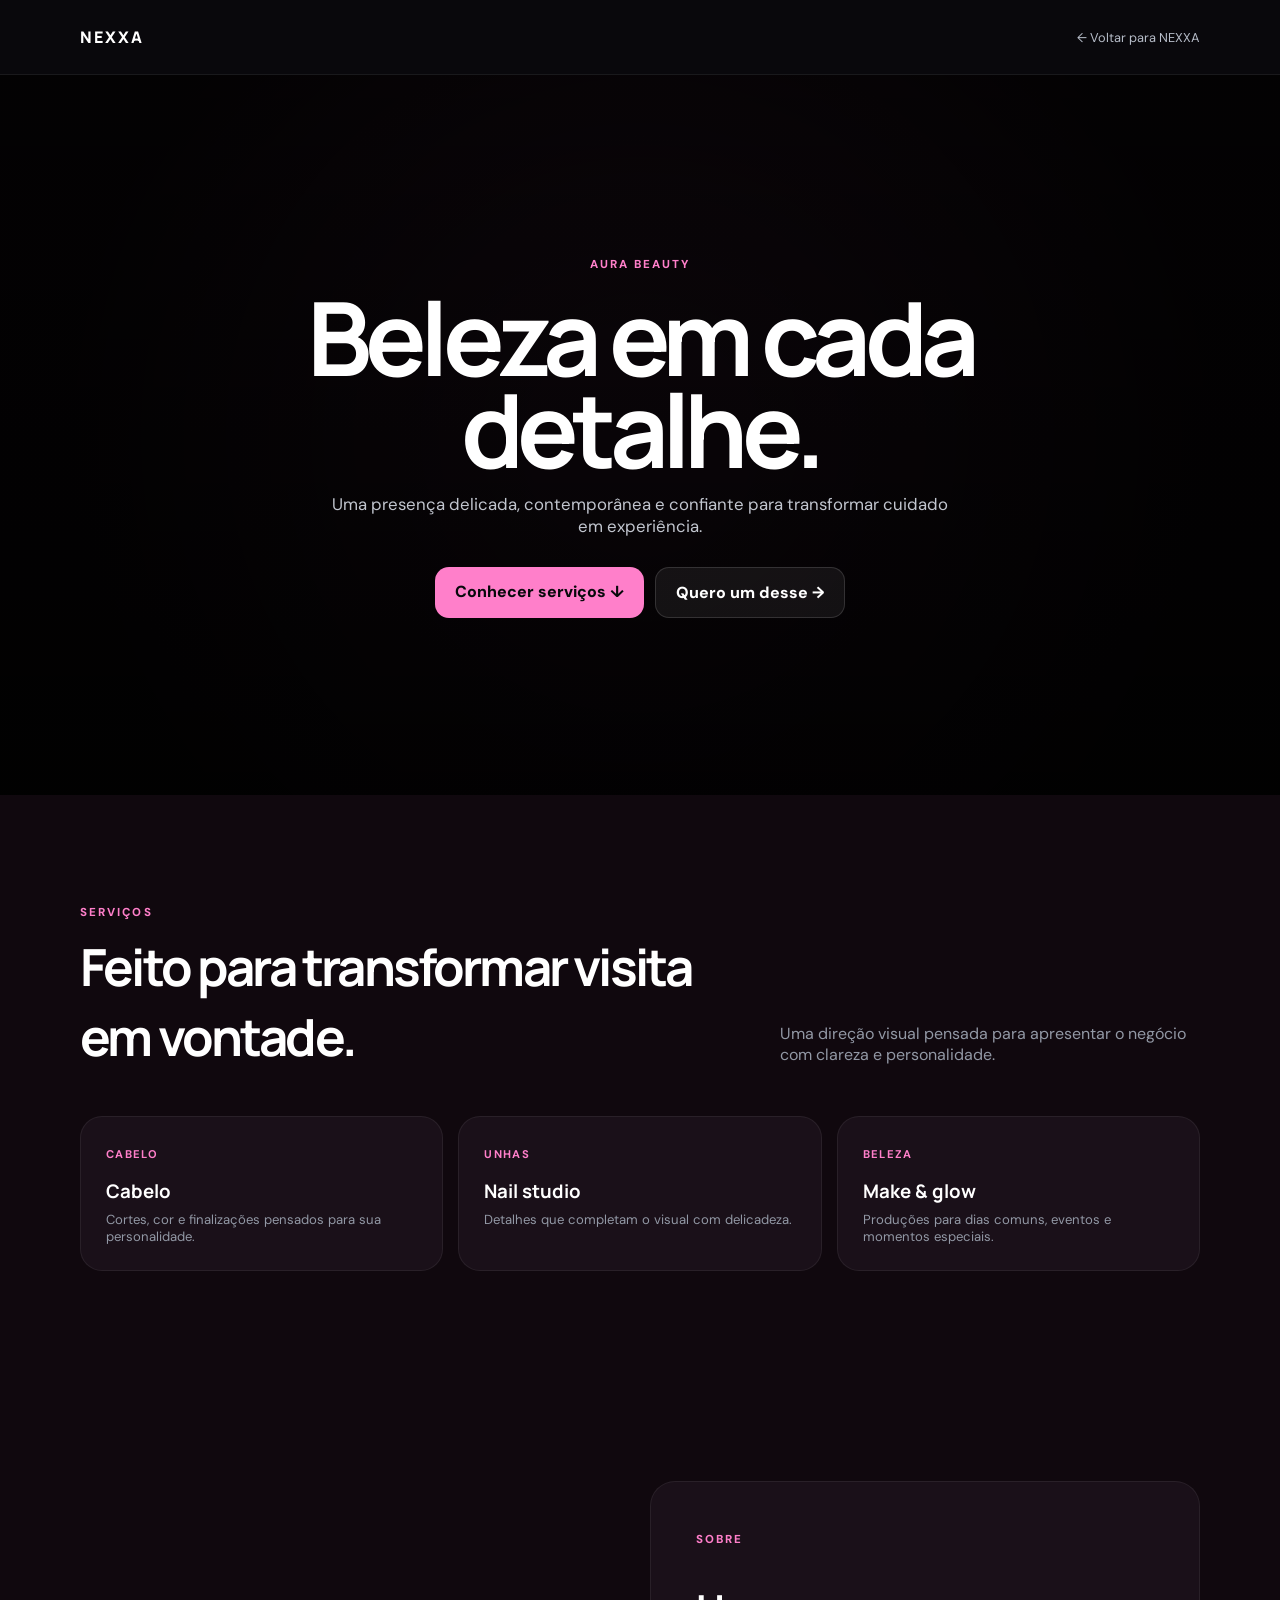
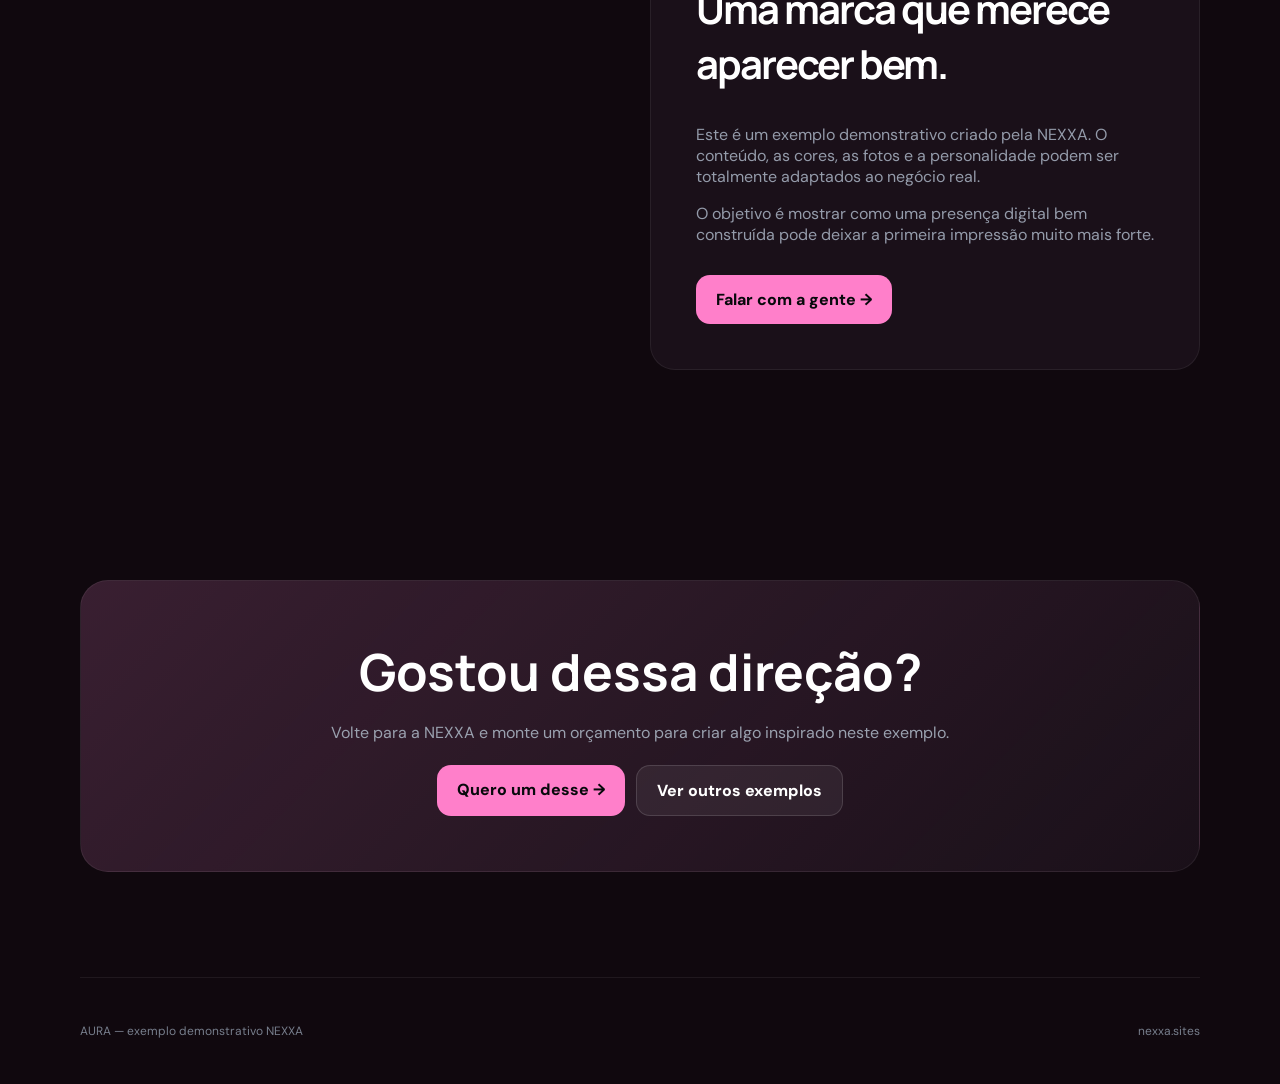
<file: exemplos/salao.html>
<!doctype html>
<html lang="pt-BR">
<head><meta charset="utf-8"><meta name="viewport" content="width=device-width,initial-scale=1"><title>AURA — Exemplo NEXXA</title>
<style>
@import url('https://fonts.googleapis.com/css2?family=DM+Sans:wght@400;500;600;700&family=Manrope:wght@700;800&display=swap');
*{box-sizing:border-box}html{scroll-behavior:smooth}body{margin:0;background:#10080e;color:#fff;font-family:"DM Sans",Arial,sans-serif}a{text-decoration:none;color:inherit}.wrap{width:min(1120px,92%);margin:auto}
header{position:sticky;top:0;z-index:20;background:#08090dcc;backdrop-filter:blur(16px);border-bottom:1px solid #fff1}header .wrap{height:74px;display:flex;align-items:center;justify-content:space-between}.brand{font-family:Manrope;letter-spacing:.13em;font-weight:800}.back{color:#b7bdc9;font-size:.8rem}.back:hover{color:#fff}
.hero{min-height:720px;display:grid;place-items:center;text-align:center;position:relative;overflow:hidden;background:linear-gradient(180deg,#0004,#000b),url("https://images.unsplash.com/photo-1560066984-138dadb4c035?auto=format&fit=crop&w=1800&q=90") center/cover}.hero:after{content:"";position:absolute;inset:0;background:radial-gradient(circle at center,transparent 10%,#000b 78%)}.hero>*{position:relative;z-index:2}.tag{font-size:.72rem;letter-spacing:.18em;font-weight:800;color:#ff7fca}.hero h1{font-family:Manrope;font-size:clamp(3.2rem,8vw,7rem);line-height:.9;letter-spacing:-.065em;margin:18px auto;max-width:900px}.hero p{color:#c2c6cf;max-width:620px;margin:auto;font-size:1.05rem}.actions{display:flex;justify-content:center;gap:11px;flex-wrap:wrap;margin-top:30px}.btn{padding:14px 20px;border-radius:14px;font-weight:800;background:#ff7fca;color:#07090b}.btn.alt{background:#ffffff10;border:1px solid #fff2;color:#fff}
section{padding:105px 0}.head{display:flex;justify-content:space-between;gap:30px;align-items:end;margin-bottom:35px}.head h2{font-family:Manrope;font-size:clamp(2.1rem,4vw,3.5rem);letter-spacing:-.055em;margin:10px 0}.head p{color:#9298a5;max-width:420px}.grid{display:grid;grid-template-columns:repeat(3,1fr);gap:15px}.card{padding:25px;border-radius:22px;border:1px solid #fff1;background:#1a1019}.card b{color:#ff7fca;font-size:.7rem;letter-spacing:.12em}.card h3{font-family:Manrope;margin:15px 0 7px}.card p{color:#9298a5;font-size:.82rem;margin:0}
.story{display:grid;grid-template-columns:1fr 1fr;gap:20px;align-items:stretch}.photo{min-height:420px;border-radius:25px;background:url("https://images.unsplash.com/photo-1522337360788-8b13dee7a37e?auto=format&fit=crop&w=1200&q=85") center/cover}.story-copy{border-radius:25px;padding:45px;background:#1a1019;border:1px solid #fff1}.story-copy h2{font-family:Manrope;font-size:2.5rem;letter-spacing:-.05em}.story-copy p{color:#949baa}
.cta{padding:55px;border-radius:28px;background:linear-gradient(135deg,#ff7fca22,transparent),#1a1019;border:1px solid #fff1;text-align:center}.cta h2{font-family:Manrope;font-size:clamp(2rem,4vw,3.5rem);margin:0 0 12px}.cta p{color:#9aa1af}.cta .actions{margin-top:22px}
footer{padding:45px 0;border-top:1px solid #fff1;color:#777e8c;font-size:.75rem;display:flex;justify-content:space-between;gap:20px}
@media(max-width:750px){.hero{min-height:620px}.grid,.story{grid-template-columns:1fr}.photo{min-height:300px}.head{display:block}.hero h1{font-size:3.3rem}section{padding:75px 0}}
</style></head>
<body>
<header><div class="wrap"><a class="brand" href="../index.html">NEXXA</a><a class="back" href="../index.html#exemplos">← Voltar para NEXXA</a></div></header>
<main>
<section class="hero"><div><span class="tag">AURA BEAUTY</span><h1>Beleza em cada detalhe.</h1><p>Uma presença delicada, contemporânea e confiante para transformar cuidado em experiência.</p><div class="actions"><a class="btn" href="#contato">Conhecer serviços ↓</a><a class="btn alt" href="../index.html#simulador">Quero um desse →</a></div></div></section>
<section><div class="wrap"><div class="head"><div><span class="tag">SERVIÇOS</span><h2>Feito para transformar visita em vontade.</h2></div><p>Uma direção visual pensada para apresentar o negócio com clareza e personalidade.</p></div><div class="grid"><article class="card"><b>CABELO</b><h3>Cabelo</h3><p>Cortes, cor e finalizações pensados para sua personalidade.</p></article><article class="card"><b>UNHAS</b><h3>Nail studio</h3><p>Detalhes que completam o visual com delicadeza.</p></article><article class="card"><b>BELEZA</b><h3>Make & glow</h3><p>Produções para dias comuns, eventos e momentos especiais.</p></article></div></div></section>
<section><div class="wrap"><div class="story"><div class="photo"></div><div class="story-copy"><span class="tag">SOBRE</span><h2>Uma marca que merece aparecer bem.</h2><p>Este é um exemplo demonstrativo criado pela NEXXA. O conteúdo, as cores, as fotos e a personalidade podem ser totalmente adaptados ao negócio real.</p><p>O objetivo é mostrar como uma presença digital bem construída pode deixar a primeira impressão muito mais forte.</p><div class="actions" style="justify-content:flex-start"><a class="btn" href="#contato">Falar com a gente →</a></div></div></div></div></section>
<section id="contato"><div class="wrap"><div class="cta"><h2>Gostou dessa direção?</h2><p>Volte para a NEXXA e monte um orçamento para criar algo inspirado neste exemplo.</p><div class="actions"><a class="btn" href="../index.html#simulador">Quero um desse →</a><a class="btn alt" href="../index.html#exemplos">Ver outros exemplos</a></div></div></div></section>
</main>
<footer class="wrap"><span>AURA — exemplo demonstrativo NEXXA</span><a href="../index.html">nexxa.sites</a></footer>
</body></html>
</file>
